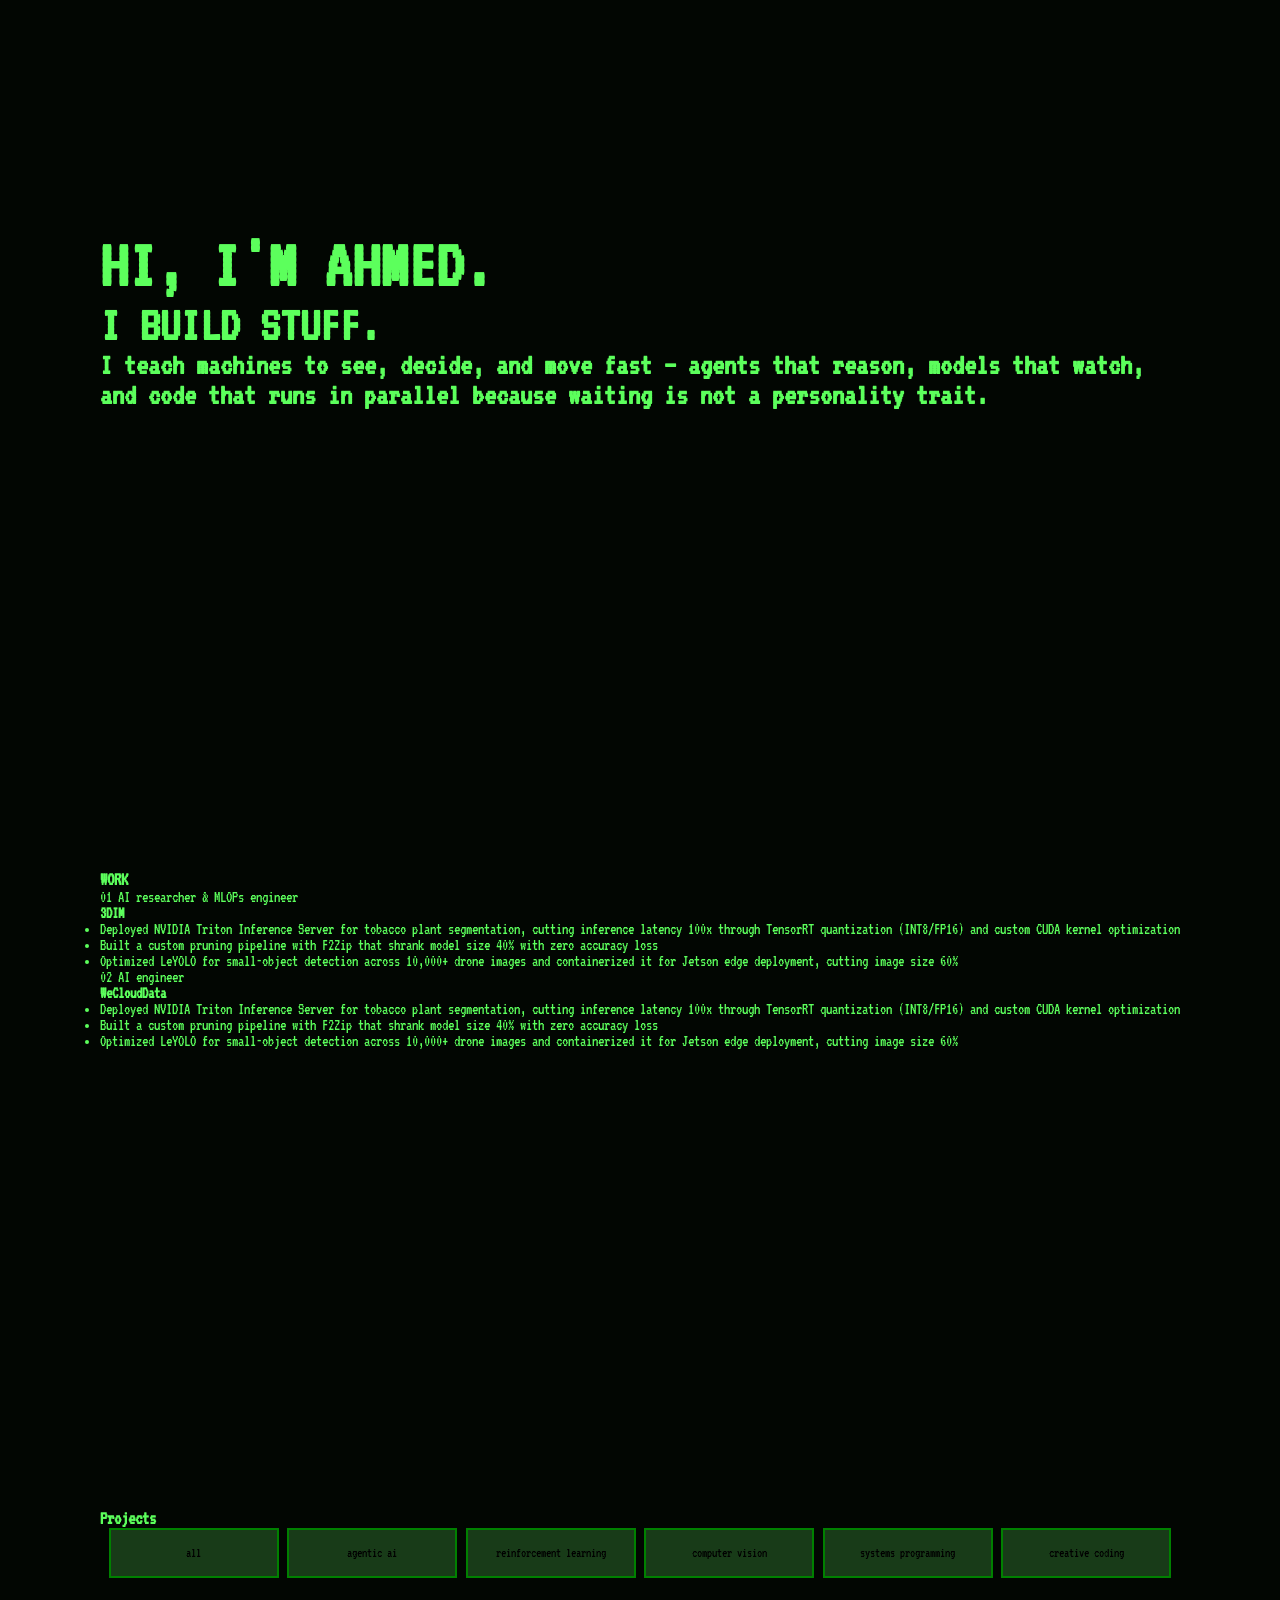
<file: index.html>
<!DOCTYPE html>
<html>

<head>
    <title>Greatest Portfolio of all Time</title>
    <link rel="stylesheet" href="style.css">
</head>

<body>

    <div id="boot-screen" aria-hidden="true">
        <div id="boot-lines"></div>
    </div>
    <div id="site" class="is-hidden"></div>

    <!-- <header>
        <nav>
            <div>root@ahmed:~$</div>
            <div class="nav-links">
                <a href="#work">[WORK]</a>
                <a href="#about">[ABOUT]</a>
                <a href="#projects">[PROJECTS]</a>
                <a href="#contact">[CONTACT]</a>
            </div>
        </nav>
    </header> -->


    <section class="hero">
        <h1 class="typing main" data-text="HI, I'M AHMED.">
            HI, I'M AHMED.
        </h1>

        <h2 class="typing" data-text="I BUILD THINGS.">
            I BUILD STUFF.
        </h2>
        <h4 class="explanation">I teach machines to see, decide, and move fast — agents that reason, models that watch, and code that runs
            in parallel because waiting is not a personality trait.</h4>

    </section>

    <section class="work" id="work">
        <h3 class="typing" data-text="HI, I'M AHMED.">
            WORK
        </h3>
        <p>01 AI researcher &amp; MLOPs engineer</p>
        <h4>
            3DIM
        </h4>
        <ul class="bullet-list">
            <li>Deployed NVIDIA Triton Inference Server for tobacco plant segmentation, cutting inference latency 100x
                through TensorRT quantization (INT8/FP16) and custom CUDA kernel optimization</li>
            <li>Built a custom pruning pipeline with F2Zip that shrank model size 40% with zero accuracy loss</li>
            <li>Optimized LeYOLO for small-object detection across 10,000+ drone images and containerized it for Jetson
                edge deployment, cutting image size 60%</li>
        </ul>

        <p>02 AI engineer</p>
        <h4>
            WeCloudData
        </h4>
        <ul class="bullet-list">
            <li>Deployed NVIDIA Triton Inference Server for tobacco plant segmentation, cutting inference latency 100x
                through TensorRT quantization (INT8/FP16) and custom CUDA kernel optimization</li>
            <li>Built a custom pruning pipeline with F2Zip that shrank model size 40% with zero accuracy loss</li>
            <li>Optimized LeYOLO for small-object detection across 10,000+ drone images and containerized it for Jetson
                edge deployment, cutting image size 60%</li>
        </ul>


    </section>

    <section class="projects">
        <h3 id="projects">Projects</h3>
        <div class="buttons">
            <button class="btn">all</button>
            <button class="btn">agentic ai</button>
            <button class="btn">reinforcement learning</button>
            <button class="btn">computer vision</button>
            <button class="btn">systems programming</button>
            <button class="btn">creative coding</button>
        </div>

    </section>
</body>

</html>
</file>
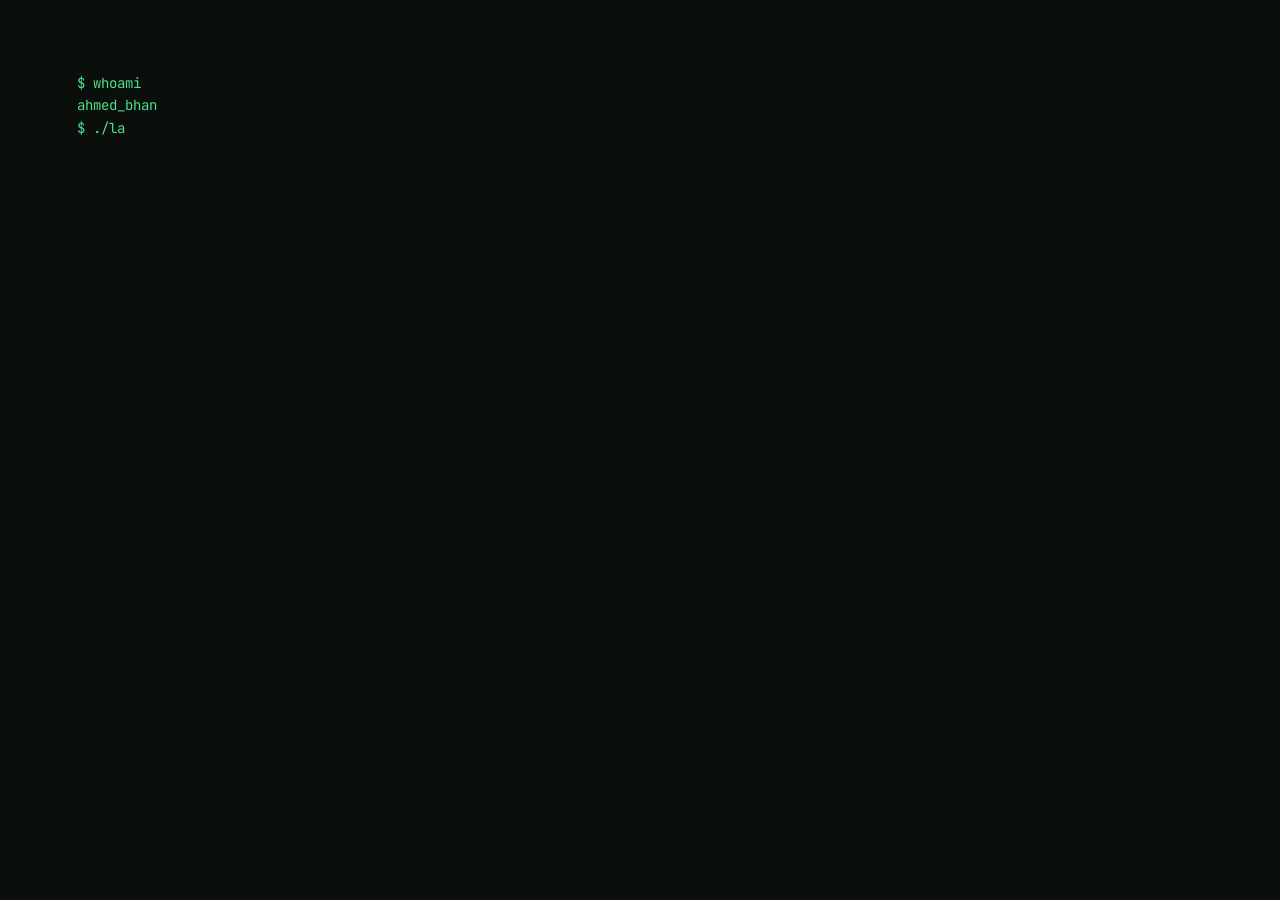
<file: index1.html>
<!DOCTYPE html>
<html lang="en">
<head>
  <meta charset="UTF-8">
  <meta name="viewport" content="width=device-width, initial-scale=1.0">
  <title>Ahmed Bhan — MLOps / ML &amp; Cloud Infrastructure Engineer</title>
  <meta name="description" content="Portfolio of Ahmed Bhan, an MLOps and Cloud Infrastructure Engineer.">

  <!-- One typeface, used for everything. It carries the "terminal" personality
       so we don't need a second display font. -->
  <link rel="preconnect" href="https://fonts.googleapis.com">
  <link href="https://fonts.googleapis.com/css2?family=JetBrains+Mono:wght@400;500;600;700&display=swap" rel="stylesheet">

  <link rel="stylesheet" href="style1.css">
</head>
<body>

  <!-- ============================================================
       BOOT SCREEN
       This is what plays instead of a blank page while the site
       "starts up". It's removed from the accessibility tree once
       it's done (see script.js) and skips instantly if the visitor
       has "reduce motion" turned on.
  ============================================================= -->
  <div id="boot-screen" aria-hidden="true">
    <div id="boot-lines"></div>
  </div>

  <!-- ============================================================
       SITE (hidden until boot finishes)
  ============================================================= -->
  <div id="site" class="is-hidden">

    <!-- ---------- NAV ---------- -->
    <header class="topbar">
      <div class="topbar-inner">
        <span class="prompt">guest@ahmed-bhan:~$</span>
        <nav class="nav" aria-label="Primary">
          <a href="#about">about</a>
          <a href="#experience">experience</a>
          <a href="#projects">projects</a>
          <a href="#skills">skills</a>
          <a href="#contact">contact</a>
        </nav>
        <button id="nav-toggle" class="nav-toggle" aria-expanded="false" aria-controls="nav-mobile" aria-label="Toggle menu">
          <span></span><span></span><span></span>
        </button>
      </div>
      <nav id="nav-mobile" class="nav-mobile" aria-label="Primary mobile">
        <a href="#about">about</a>
        <a href="#experience">experience</a>
        <a href="#projects">projects</a>
        <a href="#skills">skills</a>
        <a href="#contact">contact</a>
      </nav>
    </header>

    <!-- ---------- HERO ---------- -->
    <section class="hero" id="top">
      <div class="hero-inner">
        <p class="line muted">$ whoami</p>
        <h1 class="hero-title">
          <span id="typed-name"></span><span class="cursor" id="hero-cursor">&#9608;</span>
        </h1>
        <p class="hero-role">MLOps / ML &amp; Cloud Infrastructure Engineer</p>
        <p class="hero-desc">
          I build the infrastructure underneath machine learning &mdash; model
          serving, GPU optimization, and the pipelines that get a model from a
          notebook into production without falling over.
        </p>
        <div class="hero-actions">
          <a class="btn" href="#projects">$ ./view_projects.sh</a>
          <a class="btn btn-ghost" href="assets/resume.pdf" target="_blank" rel="noopener">$ cat resume.pdf</a>
        </div>
      </div>
    </section>

    <!-- ---------- ABOUT ---------- -->
    <section class="section" id="about">
      <h2 class="section-title"><span class="comment">// about</span></h2>
      <div class="about-grid">
        <div class="about-copy">
          <p>
            I'm a Computer/Electrical Engineer (B.E., NUST, 2026) who ended up
            living on the infrastructure side of machine learning &mdash; the
            part where a model has to actually survive contact with real
            traffic, real GPUs, and real deadlines.
          </p>
          <p>
            Most recently I cut inference latency by 100x on a production
            segmentation model using TensorRT and CUDA kernel optimization,
            and I've shipped Kubernetes-based microservices with automated
            CI/CD end to end. I'm comfortable moving between the ML layer
            (PyTorch, quantization, RAG pipelines) and the systems layer
            (Docker, Kubernetes, GPU kernels).
          </p>
        </div>
        <div class="terminal-card">
          <div class="terminal-card-bar">
            <span class="dot"></span><span class="dot"></span><span class="dot"></span>
            <span class="terminal-card-title">stats.sh</span>
          </div>
          <pre class="terminal-card-body"><code>$ ./stats.sh
LOCATION      : Islamabad, PK
FOCUS         : MLOps / GPU infra
LATENCY_CUT   : 100x (TensorRT + CUDA)
MODEL_SIZE    : -40% (custom pruning)
CURRENTLY     : AI Engineer @ WeCloudData
</code></pre>
        </div>
      </div>
    </section>

    <!-- ---------- EXPERIENCE ---------- -->
    <section class="section" id="experience">
      <h2 class="section-title"><span class="comment">// experience</span></h2>
      <ol class="timeline">

        <li class="timeline-item">
          <div class="timeline-when">Jul 2026 — Present</div>
          <div class="timeline-what">
            <h3>AI Engineer <span class="at">@ WeCloudData</span></h3>
            <p class="tags">AI/GPU Infrastructure &middot; Model Serving &middot; Technical Curriculum</p>
            <ul>
              <li>Built hands-on AI infrastructure labs covering FastAPI model-serving APIs, Docker multi-stage builds, and vLLM-based LLM inference serving.</li>
              <li>Diagnosed real dependency and version-compatibility failures across a production-style serving stack (PyTorch, Transformers, vLLM, bitsandbytes).</li>
              <li>Authored debugging exercises simulating real production failure modes: memory leaks, version drift, silent data truncation.</li>
            </ul>
          </div>
        </li>

        <li class="timeline-item">
          <div class="timeline-when">Feb 2025 — Aug 2025</div>
          <div class="timeline-what">
            <h3>MLOps Engineer <span class="at">@ 3DIM Engineering Solutions</span></h3>
            <p class="tags">Production ML Infrastructure &middot; GPU Optimization</p>
            <ul>
              <li>Deployed NVIDIA Triton Inference Server for tobacco plant segmentation; cut latency 100x with TensorRT quantization (INT8/FP16) and CUDA kernel optimization.</li>
              <li>Built a custom pruning pipeline with F2Zip, shrinking model size 40% with no accuracy loss.</li>
              <li>Optimized LeYOLO for small-object detection on 10,000+ drone images; cut container image size 60% for Jetson edge deployment.</li>
            </ul>
          </div>
        </li>

        <li class="timeline-item">
          <div class="timeline-when">Sep 2024 — May 2026</div>
          <div class="timeline-what">
            <h3>ML &amp; LLM Lead <span class="at">— Baymax (Final Year Project)</span></h3>
            <p class="tags">LangChain &middot; Multi-Modal AI &middot; Edge MLOps</p>
            <ul>
              <li>Built a multi-modal pipeline on NVIDIA Jetson Nano fusing vision, language, and sensor streams into real-time health summaries.</li>
              <li>Deployed ActionNet and FaceNet with TensorRT + CUDA graph optimization on GPU-constrained hardware; added a contactless rPPG model for pulse extraction.</li>
              <li>Built a RAG pipeline with ChromaDB for patient history, with a privacy-by-design approach.</li>
            </ul>
          </div>
        </li>

        <li class="timeline-item">
          <div class="timeline-when">Jun 2025 — Dec 2025</div>
          <div class="timeline-what">
            <h3>Full-Stack &amp; DevOps Engineer <span class="at">— Luk-Up</span></h3>
            <p class="tags">Kubernetes &middot; Microservices &middot; CI/CD</p>
            <ul>
              <li>Deployed a microservices architecture on Kubernetes (Node.js auth service, React/Three.js UI) with service-mesh communication.</li>
              <li>Configured JWT auth with MongoDB + bcrypt; wrote Kubernetes manifests with namespace isolation across 3 environments.</li>
              <li>Automated CI/CD with GitHub Actions for zero-downtime rolling updates.</li>
            </ul>
          </div>
        </li>

      </ol>
    </section>

    <!-- ---------- PROJECTS ---------- -->
    <section class="section" id="projects">
      <h2 class="section-title"><span class="comment">// projects</span></h2>
      <div class="project-grid">

        <article class="project-card">
          <div class="terminal-card-bar">
            <span class="dot"></span><span class="dot"></span><span class="dot"></span>
            <span class="terminal-card-title">gpt2_from_scratch/</span>
          </div>
          <div class="project-body">
            <p>A complete 124M-parameter GPT-2 implemented from scratch in PyTorch &mdash; multi-head attention, positional embeddings, layer norm, autoregressive decoding.</p>
            <p class="tags">PyTorch &middot; Transformers</p>
          </div>
        </article>

        <article class="project-card">
          <div class="terminal-card-bar">
            <span class="dot"></span><span class="dot"></span><span class="dot"></span>
            <span class="terminal-card-title">sports_analytics_suite/</span>
          </div>
          <div class="project-body">
            <p>Real-time football/tennis analytics using YOLOv8, ByteTrack, and Depth Anything V2 for 3D player tracking, with optical flow + Kalman filtering for temporal consistency.</p>
            <p class="tags">YOLOv8 &middot; OpenCL &middot; ByteTrack</p>
          </div>
        </article>

        <article class="project-card">
          <div class="terminal-card-bar">
            <span class="dot"></span><span class="dot"></span><span class="dot"></span>
            <span class="terminal-card-title">project_core/</span>
          </div>
          <div class="project-body">
            <p>A Large Action Model for OS and web tasks using LangChain and Playwright, with async Python tool execution cutting runtime roughly 3x.</p>
            <p class="tags">LangChain &middot; Playwright &middot; Async</p>
          </div>
        </article>

        <article class="project-card">
          <div class="terminal-card-bar">
            <span class="dot"></span><span class="dot"></span><span class="dot"></span>
            <span class="terminal-card-title">rl_robotic_manipulation/</span>
          </div>
          <div class="project-body">
            <p>PPO/SAC training scaled across vectorized PyBullet environments, with inverse kinematics for robotic pick-and-place tasks.</p>
            <p class="tags">Reinforcement Learning &middot; PyBullet</p>
          </div>
        </article>

        <article class="project-card">
          <div class="terminal-card-bar">
            <span class="dot"></span><span class="dot"></span><span class="dot"></span>
            <span class="terminal-card-title">text_search_engine/</span>
          </div>
          <div class="project-body">
            <p>A search engine over 120,000+ news articles with sub-50ms latency, using inverted indexes and custom TF/positional ranking.</p>
            <p class="tags">Flask &middot; Multiprocessing</p>
          </div>
        </article>

        <article class="project-card">
          <div class="terminal-card-bar">
            <span class="dot"></span><span class="dot"></span><span class="dot"></span>
            <span class="terminal-card-title">systems_and_graphics/</span>
          </div>
          <div class="project-body">
            <p>A POSIX shell in C (forking, pipes, signals), a multi-threaded ray tracer in C++, and an 8-bit breadboard computer with a custom Python assembler.</p>
            <p class="tags">C &middot; C++ &middot; Digital Logic</p>
          </div>
        </article>

      </div>
    </section>

    <!-- ---------- SKILLS ---------- -->
    <section class="section" id="skills">
      <h2 class="section-title"><span class="comment">// skills --grep</span></h2>
      <div class="skills-grid">
        <div class="skill-col">
          <h3>ai / mlops</h3>
          <ul>
            <li>PyTorch &amp; TensorFlow</li>
            <li>vLLM &amp; Triton Inference Server</li>
            <li>TensorRT &amp; ONNX</li>
            <li>Quantization &amp; Pruning</li>
            <li>LangChain &amp; RAG</li>
          </ul>
        </div>
        <div class="skill-col">
          <h3>gpu / parallel</h3>
          <ul>
            <li>CUDA &amp; OpenCL</li>
            <li>OpenMP &amp; MPI</li>
            <li>Kernel optimization</li>
            <li>Mixed-precision training</li>
          </ul>
        </div>
        <div class="skill-col">
          <h3>cloud / devops</h3>
          <ul>
            <li>AWS (EC2, EKS, Lambda, S3)</li>
            <li>Kubernetes &amp; Docker</li>
            <li>GitHub Actions / CI-CD</li>
            <li>Linux &amp; Bash</li>
          </ul>
        </div>
        <div class="skill-col">
          <h3>software</h3>
          <ul>
            <li>Python, C / C++</li>
            <li>JavaScript / TypeScript</li>
            <li>React &amp; Next.js</li>
            <li>Qdrant, ChromaDB, MongoDB</li>
          </ul>
        </div>
      </div>
    </section>

    <!-- ---------- CONTACT ---------- -->
    <section class="section" id="contact">
      <h2 class="section-title"><span class="comment">// contact</span></h2>
      <div class="contact-grid">
        <div class="contact-info">
          <p>Open to MLOps, ML infrastructure, and backend engineering roles. The fastest way to reach me is email.</p>
          <ul class="contact-list">
            <li><span class="label">email</span><a href="mailto:ahmedbhan141@gmail.com">ahmedbhan141@gmail.com</a></li>
            <li><span class="label">github</span><a href="https://github.com/AhmedTheMagnificent" target="_blank" rel="noopener">github.com/AhmedTheMagnificent</a></li>
            <li><span class="label">linkedin</span><a href="https://linkedin.com/in/ahmed-bhan-83267b1b8" target="_blank" rel="noopener">linkedin.com/in/ahmed-bhan</a></li>
            <li><span class="label">location</span><span>Islamabad, Pakistan</span></li>
          </ul>
        </div>

        <form class="contact-form" id="contact-form">
          <div class="terminal-card-bar">
            <span class="dot"></span><span class="dot"></span><span class="dot"></span>
            <span class="terminal-card-title">send_message.sh</span>
          </div>
          <div class="contact-form-body">
            <label for="name">$ set name =</label>
            <input id="name" name="name" type="text" required autocomplete="name">

            <label for="email">$ set reply_to =</label>
            <input id="email" name="email" type="email" required autocomplete="email">

            <label for="message">$ set message =</label>
            <textarea id="message" name="message" rows="4" required></textarea>

            <button type="submit" class="btn btn-block">$ ./send.sh</button>
            <p class="form-status" id="form-status" role="status"></p>
          </div>
        </form>
      </div>
    </section>

    <footer class="footer">
      <p>&copy; <span id="year"></span> Ahmed Bhan &mdash; built from scratch, no framework.</p>
    </footer>
  </div>

  <script src="script.js"></script>
</body>
</html>
</file>
<file: style.css>
@import url('https://fonts.googleapis.com/css2?family=VT323&display=swap');

:root {
    --green: #5cff5c;
    --dark-green: #183b18;
    --black: #020602;
}


* {
    font-family: 'VT323', monospace;
    margin: 0;
    padding: 0;
    box-sizing: border-box;
}

body{
    color: var(--green);
    background-color: var(--black);

}

nav{
    display: flex;
    justify-content: space-evenly;
}

a {
    text-decoration: none;
    color: var(--green);
}

section{
    padding: 230px 100px;
}

.main{
    font-size: 70px;
}

h2{
    font-size: 50px;
}

.explanation{
    font-size: 30px;
}

.buttons{
    display: flex;
    justify-content: space-evenly;
}

.btn{
    padding: 10px;
    width: 170px;
    height: 50px;
    border-color: green;
    border-style: solid;
    background-color: var(--dark-green);
}
</file>
<file: style1.css>
/* ==========================================================================
   TOKENS
   Everything visual in this file traces back to these variables.
   Change a value here and it ripples through the whole site — that's the
   point of naming your colors instead of pasting hex codes everywhere.
   ========================================================================== */
:root {
  --bg:          #0a0f0c;   /* page background — near-black, faint green tint */
  --bg-raised:   #0f1613;   /* cards, terminal windows */
  --border:      #1e2b24;
  --fg:          #d9ecdf;   /* body text — soft, not pure white */
  --fg-dim:      #7d9186;   /* secondary / muted text */
  --accent:      #4fe08a;   /* phosphor green — links, headings, cursor */
  --accent-soft: #2c6b48;
  --danger:      #e0724f;

  --mono: 'JetBrains Mono', ui-monospace, 'SFMono-Regular', Menlo, Consolas, monospace;

  --maxw: 880px;
  --radius: 3px;
}

/* ==========================================================================
   RESET / BASE
   ========================================================================== */
* { box-sizing: border-box; }

html {
  scroll-behavior: smooth;
}

body {
  margin: 0;
  background: var(--bg);
  color: var(--fg);
  font-family: var(--mono);
  font-size: 16px;
  line-height: 1.6;
  -webkit-font-smoothing: antialiased;
}

/* A very faint scanline texture. Subtle on purpose — it's a wink at CRT
   terminals, not a costume. Remove this block if it feels like too much. */
body::before {
  content: "";
  position: fixed;
  inset: 0;
  pointer-events: none;
  z-index: 1;
  background: repeating-linear-gradient(
    to bottom,
    rgba(255, 255, 255, 0.012) 0px,
    rgba(255, 255, 255, 0.012) 1px,
    transparent 1px,
    transparent 3px
  );
}

h1, h2, h3 { margin: 0; font-weight: 600; }
p { margin: 0 0 1em; }
a { color: var(--accent); text-decoration: none; }
a:hover { text-decoration: underline; }
ul { margin: 0; padding: 0; list-style: none; }

/* Visible keyboard focus everywhere — don't remove this for aesthetics. */
:focus-visible {
  outline: 2px solid var(--accent);
  outline-offset: 2px;
}

.is-hidden { display: none !important; }

/* ==========================================================================
   BOOT SCREEN
   ========================================================================== */
#boot-screen {
  position: fixed;
  inset: 0;
  background: var(--bg);
  color: var(--accent);
  font-family: var(--mono);
  padding: 8vh 6vw;
  z-index: 100;
  cursor: pointer;
}

#boot-lines {
  max-width: 640px;
  white-space: pre-wrap;
  font-size: 14px;
}

#boot-lines .boot-line {
  min-height: 1.6em;
}

#boot-screen.is-done {
  animation: boot-fade 0.4s ease forwards;
}

@keyframes boot-fade {
  to { opacity: 0; visibility: hidden; }
}

/* ==========================================================================
   LAYOUT SHELL
   ========================================================================== */
.section, .topbar-inner, .hero-inner, .footer {
  max-width: var(--maxw);
  margin: 0 auto;
  padding-left: 24px;
  padding-right: 24px;
}

.section { padding-top: 88px; padding-bottom: 8px; scroll-margin-top: 72px; }

.section-title {
  font-size: 15px;
  letter-spacing: 0.02em;
  margin-bottom: 28px;
  padding-bottom: 10px;
  border-bottom: 1px solid var(--border);
}

.comment { color: var(--fg-dim); }
.comment::before { content: ""; }

/* ==========================================================================
   TOPBAR / NAV
   ========================================================================== */
.topbar {
  position: sticky;
  top: 0;
  z-index: 10;
  background: rgba(10, 15, 12, 0.85);
  backdrop-filter: blur(6px);
  border-bottom: 1px solid var(--border);
}

.topbar-inner {
  display: flex;
  align-items: center;
  justify-content: space-between;
  height: 56px;
}

.prompt { color: var(--fg-dim); font-size: 14px; }

.nav { display: flex; gap: 24px; }
.nav a { color: var(--fg); font-size: 14px; }
.nav a::before { content: "/"; color: var(--fg-dim); margin-right: 2px; }
.nav a:hover { color: var(--accent); text-decoration: none; }

.nav-toggle {
  display: none;
  flex-direction: column;
  gap: 4px;
  background: none;
  border: none;
  cursor: pointer;
  padding: 6px;
}
.nav-toggle span { width: 20px; height: 2px; background: var(--fg); }

.nav-mobile {
  display: none;
  flex-direction: column;
  padding: 8px 24px 16px;
  border-top: 1px solid var(--border);
}
.nav-mobile a { color: var(--fg); padding: 10px 0; font-size: 14px; }

/* ==========================================================================
   HERO
   ========================================================================== */
.hero { padding-top: 18vh; padding-bottom: 14vh; }

.line { font-size: 14px; margin-bottom: 6px; }
.muted { color: var(--fg-dim); }

.hero-title {
  font-size: clamp(32px, 6vw, 56px);
  line-height: 1.15;
  color: var(--accent);
  margin: 4px 0 14px;
}

.cursor {
  display: inline-block;
  color: var(--accent);
  animation: blink 1s steps(1) infinite;
}
@keyframes blink { 50% { opacity: 0; } }

.hero-role {
  font-size: clamp(16px, 2.2vw, 19px);
  color: var(--fg);
  margin-bottom: 18px;
}

.hero-desc {
  max-width: 60ch;
  color: var(--fg-dim);
  margin-bottom: 32px;
}

.hero-actions { display: flex; gap: 14px; flex-wrap: wrap; }

.btn {
  display: inline-block;
  padding: 12px 18px;
  border: 1px solid var(--accent);
  color: var(--accent);
  font-family: var(--mono);
  font-size: 14px;
  border-radius: var(--radius);
  background: transparent;
  cursor: pointer;
}
.btn:hover { background: var(--accent); color: #06120b; text-decoration: none; }

.btn-ghost { border-color: var(--border); color: var(--fg); }
.btn-ghost:hover { background: var(--bg-raised); color: var(--accent); border-color: var(--accent); }

.btn-block { width: 100%; text-align: center; }

/* ==========================================================================
   TERMINAL CARD (reused for the about stats panel and project cards)
   ========================================================================== */
.terminal-card, .project-card, .contact-form {
  background: var(--bg-raised);
  border: 1px solid var(--border);
  border-radius: var(--radius);
  overflow: hidden;
}

.terminal-card-bar {
  display: flex;
  align-items: center;
  gap: 6px;
  padding: 10px 12px;
  border-bottom: 1px solid var(--border);
}

.dot {
  width: 9px; height: 9px;
  border-radius: 50%;
  background: var(--border);
}

.terminal-card-title {
  margin-left: 8px;
  font-size: 12px;
  color: var(--fg-dim);
}

.terminal-card-body {
  margin: 0;
  padding: 18px;
  font-size: 13.5px;
  color: var(--fg);
  overflow-x: auto;
}

/* ==========================================================================
   ABOUT
   ========================================================================== */
.about-grid {
  display: grid;
  grid-template-columns: 1.2fr 1fr;
  gap: 40px;
  align-items: start;
}

@media (max-width: 720px) {
  .about-grid { grid-template-columns: 1fr; }
}

/* ==========================================================================
   EXPERIENCE / TIMELINE
   ========================================================================== */
.timeline {
  border-left: 1px solid var(--border);
  padding-left: 28px;
  display: flex;
  flex-direction: column;
  gap: 40px;
}

.timeline-item { position: relative; }

.timeline-item::before {
  content: "";
  position: absolute;
  left: -33px;
  top: 6px;
  width: 9px;
  height: 9px;
  background: var(--accent);
  border-radius: 50%;
}

.timeline-when {
  font-size: 12.5px;
  color: var(--fg-dim);
  margin-bottom: 6px;
}

.timeline-what h3 {
  font-size: 17px;
  color: var(--fg);
  margin-bottom: 4px;
}

.timeline-what .at { color: var(--fg-dim); font-weight: 400; }

.tags {
  font-size: 12.5px;
  color: var(--accent-soft);
  margin-bottom: 10px;
}

.timeline-what ul { display: flex; flex-direction: column; gap: 6px; }
.timeline-what li,
.work li,
.projects li {
  font-size: 14.5px;
  color: var(--fg-dim);
  padding-left: 16px;
  position: relative;
}
.timeline-what li::before,
.work li::before,
.projects li::before {
  content: ">";
  position: absolute;
  left: 0;
  color: var(--accent-soft);
}

/* ==========================================================================
   PROJECTS
   ========================================================================== */
.project-grid {
  display: grid;
  grid-template-columns: repeat(2, 1fr);
  gap: 20px;
}

@media (max-width: 640px) {
  .project-grid { grid-template-columns: 1fr; }
}

.project-body { padding: 16px 18px 18px; }
.project-body p:first-child { font-size: 14.5px; color: var(--fg-dim); }
.project-body .tags { margin-bottom: 0; }

/* ==========================================================================
   SKILLS
   ========================================================================== */
.skills-grid {
  display: grid;
  grid-template-columns: repeat(4, 1fr);
  gap: 28px;
  padding-bottom: 12px;
}

@media (max-width: 720px) {
  .skills-grid { grid-template-columns: repeat(2, 1fr); }
}

.skill-col h3 {
  font-size: 13px;
  color: var(--accent);
  margin-bottom: 12px;
}

.skill-col li {
  font-size: 14px;
  color: var(--fg-dim);
  padding: 5px 0;
  border-bottom: 1px dashed var(--border);
}

/* ==========================================================================
   CONTACT
   ========================================================================== */
.contact-grid {
  display: grid;
  grid-template-columns: 1fr 1.1fr;
  gap: 40px;
  padding-bottom: 40px;
}

@media (max-width: 720px) {
  .contact-grid { grid-template-columns: 1fr; }
}

.contact-list { display: flex; flex-direction: column; gap: 12px; margin-top: 18px; }
.contact-list .label {
  display: inline-block;
  width: 84px;
  color: var(--fg-dim);
}

.contact-form-body {
  padding: 18px;
  display: flex;
  flex-direction: column;
  gap: 4px;
}

.contact-form-body label {
  font-size: 13px;
  color: var(--fg-dim);
  margin-top: 12px;
}

.contact-form-body input,
.contact-form-body textarea {
  background: var(--bg);
  border: 1px solid var(--border);
  border-radius: var(--radius);
  color: var(--fg);
  font-family: var(--mono);
  font-size: 14px;
  padding: 10px 12px;
  margin-top: 4px;
  resize: vertical;
}

.contact-form-body input:focus,
.contact-form-body textarea:focus {
  border-color: var(--accent);
}

.contact-form-body .btn { margin-top: 16px; }

.form-status {
  margin: 10px 0 0;
  font-size: 13px;
  color: var(--accent);
  min-height: 1.2em;
}

/* ==========================================================================
   FOOTER
   ========================================================================== */
.footer {
  padding-top: 40px;
  padding-bottom: 40px;
  font-size: 13px;
  color: var(--fg-dim);
  border-top: 1px solid var(--border);
  margin-top: 40px;
}

/* ==========================================================================
   REVEAL-ON-SCROLL
   One quiet, consistent motion pattern, not a different effect per section.
   ========================================================================== */
.reveal {
  opacity: 0;
  transform: translateY(12px);
  transition: opacity 0.5s ease, transform 0.5s ease;
}
.reveal.is-visible {
  opacity: 1;
  transform: translateY(0);
}

/* ==========================================================================
   RESPONSIVE NAV
   ========================================================================== */
@media (max-width: 700px) {
  .nav { display: none; }
  .nav-toggle { display: flex; }
  .nav-mobile.is-open { display: flex; }
}

/* ==========================================================================
   REDUCED MOTION
   ========================================================================== */
@media (prefers-reduced-motion: reduce) {
  html { scroll-behavior: auto; }
  .cursor { animation: none; }
  .reveal { opacity: 1; transform: none; transition: none; }
}
</file>
